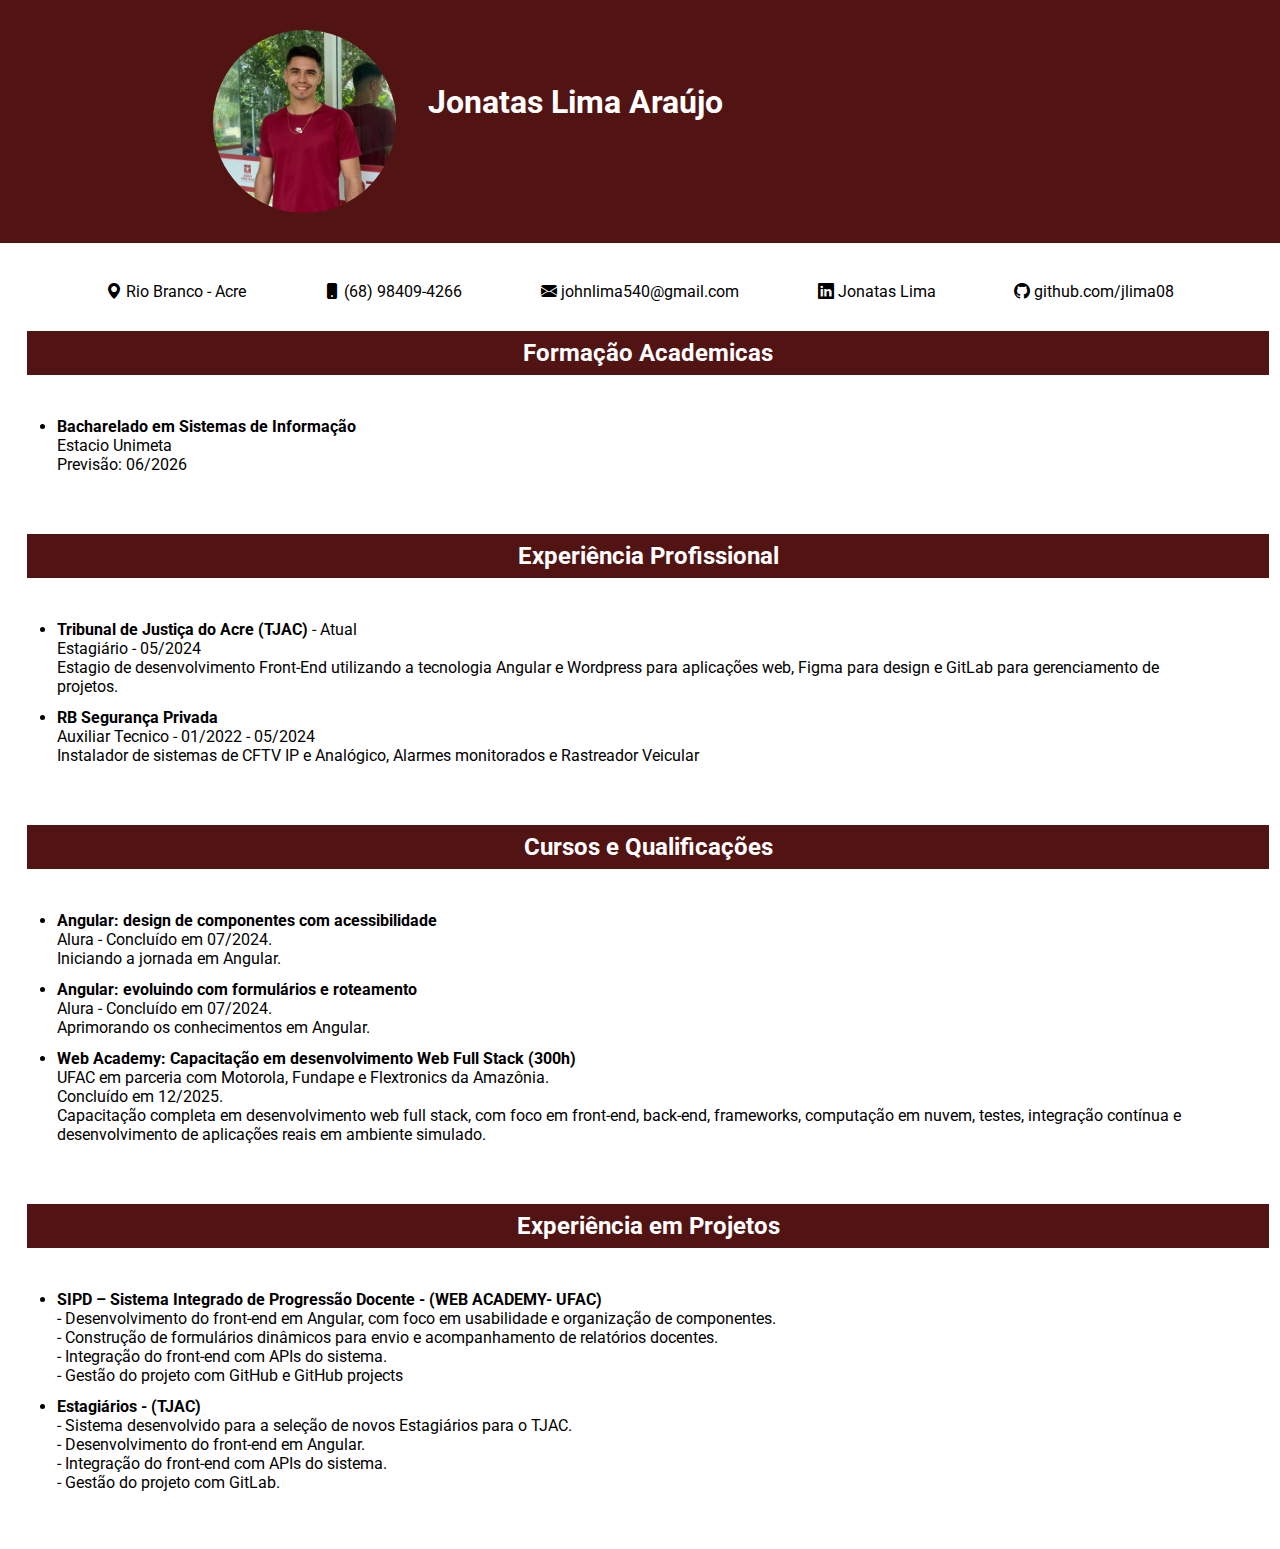
<file: curriculoHTML/index.html>
<!DOCTYPE html>
<html lang="">
<head>
    <meta charset="UTF-8">
    <meta name="viewport" content="width=device-width, initial-scale=1.0">
    <title>Curriculo Jonatas</title>
    <link rel="stylesheet" href="estilo.css">
    <link href="https://cdn.jsdelivr.net/npm/bootstrap-icons@1.11.3/font/bootstrap-icons.css" rel="stylesheet">

</head>
<body>
    <header>
        <figure>
            <img src="fotoperfil.jpeg" alt="erro na imagen" srcset="">
        </figure>
        <div class="nome"><h1>Jonatas Lima Araújo</h1>
            
            <div class="steps">
            <!-- <p> Desenvolvedor Full Stack</p> -->
        </div></div>

    </header>
    <main>
        
        <section class="dados-pessoais">
            <!-- <h2>Contatos</h2> -->
            <ul class="ctts">
            <li><b><i class="bi bi-geo-alt-fill"></i></b> Rio Branco - Acre</li>
                <li><b><i class="bi bi-phone-fill"></i> </b>(68) 98409-4266 </li>
                <li><b><i class="bi bi-envelope-fill"></i> </b>johnlima540@gmail.com </li>
                <li><b><i class="bi bi-linkedin"></i> </b>Jonatas Lima </li>
                <li><b><i class="bi bi-github"></i> </b>github.com/jlima08 </li>
            </ul>
        </section>

        <section class="formacao">
            <h2>Formação Academicas</h2>
            <ul>
                <li><b>Bacharelado em Sistemas de Informação</b>
                <p>Estacio Unimeta</p>
                <p>Previsão: 06/2026</p>
                </li>
                
            </ul>
        </section>

        <section class="exp">
            <h2>Experiência Profissional</h2>
            <ul>
                <li>
                <a href="http://www.tjac.jus.br" target="_blank"><b>Tribunal de Justiça do Acre (TJAC)</b></a> - Atual
                <p>Estagiário - 05/2024</p>
                <p>Estagio de desenvolvimento Front-End utilizando a tecnologia Angular e Wordpress para aplicações web, Figma para design e GitLab para gerenciamento de projetos.</p>
                </li>
                <li>
                <a href="https://www.instagram.com/rbseguranca_/" target="_blank"><b>RB Segurança Privada </b></a>
                <p>Auxiliar Tecnico - 01/2022 - 05/2024 </p>
                <p>Instalador de sistemas de CFTV IP e Analógico, Alarmes monitorados e Rastreador Veicular</p></li>

            </ul>
        </section>
        
        <section class="qual">
            <h2>Cursos e Qualificações</h2>
            <ul>
                <!-- <li><b><a target="_blank" href="https://cursos.alura.com.br/certificate/3c6909b2-f051-4d03-baf4-361538a46758?lang">HTML e CSS: ambientes de desenvolvimento </a></b>
                    <p>Alura - Concluído em 06/2024</p>
                    <p>Aprimorando Habilidades em HTML e CSS: ambientes de desenvolvimento, estrutura de arquivos e tags.</p>
                </li>

                <li><a target="_blank" target="_blank" href="https://cursos.alura.com.br/certificate/johnlima540/html-css-classes-posicionamento-flexbox"><b>HTML e CSS: Classes, posicionamento e Flexbox</b></a>
                    <p>Alura - Concluído em 06/2024</p>
                    <p>Aprimorando conhecimentos em Flexbox.</p>

                </li>

                <li>
                    <a target="_blank" href="https://cursos.alura.com.br/certificate/f6d5609a-827a-47df-a747-3d198de71107?lang"><b>JavaScript: manipulando elementos no DOM</b></a>
                    <p>Alura - Concluído em 06/2024</p>
                    <p>Aprimorando conhecimentos em Java Script.</p>
                </li> -->

                <li>
                    <a target="_blank" href="https://cursos.alura.com.br/certificate/870b965c-fabc-45bb-bba8-54b6fc43da63?lang"><b>Angular: design de componentes com acessibilidade</b></a>
                    <p>Alura - Concluído em 07/2024.</p>
                    <p>Iniciando a jornada em Angular.</p>
                </li>

                <li>
                    <a target="_blank" href="https://cursos.alura.com.br/certificate/39c28772-b148-49c2-8ce9-59dcd67f30be?lang"><b>Angular: evoluindo com formulários e roteamento</b></a>
                    <p>Alura - Concluído em 07/2024.</p>
                    <p>Aprimorando os conhecimentos em Angular.</p>
                </li>
                <li>
                    <a target="_blank" href="https://webacademy.ufac.br/"><b>Web Academy: Capacitação em desenvolvimento Web Full Stack (300h)</b></a>
                    <p>UFAC em parceria com Motorola, Fundape e Flextronics da Amazônia.</p>
                     <p>Concluído em 12/2025.</p>
                    <p>Capacitação completa em desenvolvimento web full stack, com foco em front-end, back-end, frameworks, computação em nuvem, testes, integração contínua e desenvolvimento de aplicações reais em ambiente simulado.</p>
                </li>
            </ul>
        </section>
        <section class="exp">
            <h2>Experiência em Projetos</h2>
            <ul>
                <li>
                    <p style="font-weight: bold;">SIPD – Sistema Integrado de Progressão Docente - (WEB ACADEMY- UFAC)</p>
                    <p>- Desenvolvimento do front-end em Angular, com foco em usabilidade e organização de componentes.</p>
                    <p>- Construção de formulários dinâmicos para envio e acompanhamento de relatórios docentes.</p>
                    <p>- Integração do front-end com APIs do sistema.</p>
                    <!-- <p>- Aplicação de boas práticas de componentização, responsividade e experiência do usuário.</p> -->
                    <!-- <p>- Projeto desenvolvido em contexto acadêmico com simulação de ambiente real.</p> -->
                    <p>- Gestão do projeto com GitHub e GitHub projects</p>
                </li>
                <li>
                    <p style="font-weight: bold;">Estagiários - (TJAC)</p>
                    <p>- Sistema desenvolvido para a seleção de novos Estagiários para o TJAC.</p>
                    <p>- Desenvolvimento do front-end em Angular.</p>
                    <p>- Integração do front-end com APIs do sistema.</p>
                    <p>- Gestão do projeto com GitLab.</p>
                    <!-- <p>- Aplicação de boas práticas de componentização, responsividade e experiência do usuário.</p> -->
                    
                </li>
            </ul>
        </section>

        <!-- <section class="contatos">
             <table >
            <tr>
                <th class="sem-borda" colspan="2"><h2>Contatos</h2></th>
                
            </tr>
            <tr>
                <th>Celular</th>
                <td>(68) 98409-4266</td>
            </tr>
            <tr>
                <th>Email</th>
                <td>johnlima540@gmail.com</td>
            </tr>
            <tr>
                <th>Linkedin</th>
                <td><a class="link-branco" href="www.linkedin.com/in/jonatas-lima-7bb323240">Jonatas Lima </a></td>
            </tr>
            <tr>
                <th>GitHub</th>
                <td><a class="git" href="https://github.com/jlima08">jlima08</a></td>
            </tr>
        </table>

        </section> -->

    </main>
    <!-- <footer>
        <p>Atividade para desenvolver uma página HTML exibindo o Currículo </p>
        <p>&copy; WebAcademy - UFAC </p>
        
       
    </footer> -->

    
</body>
</html>
</file>
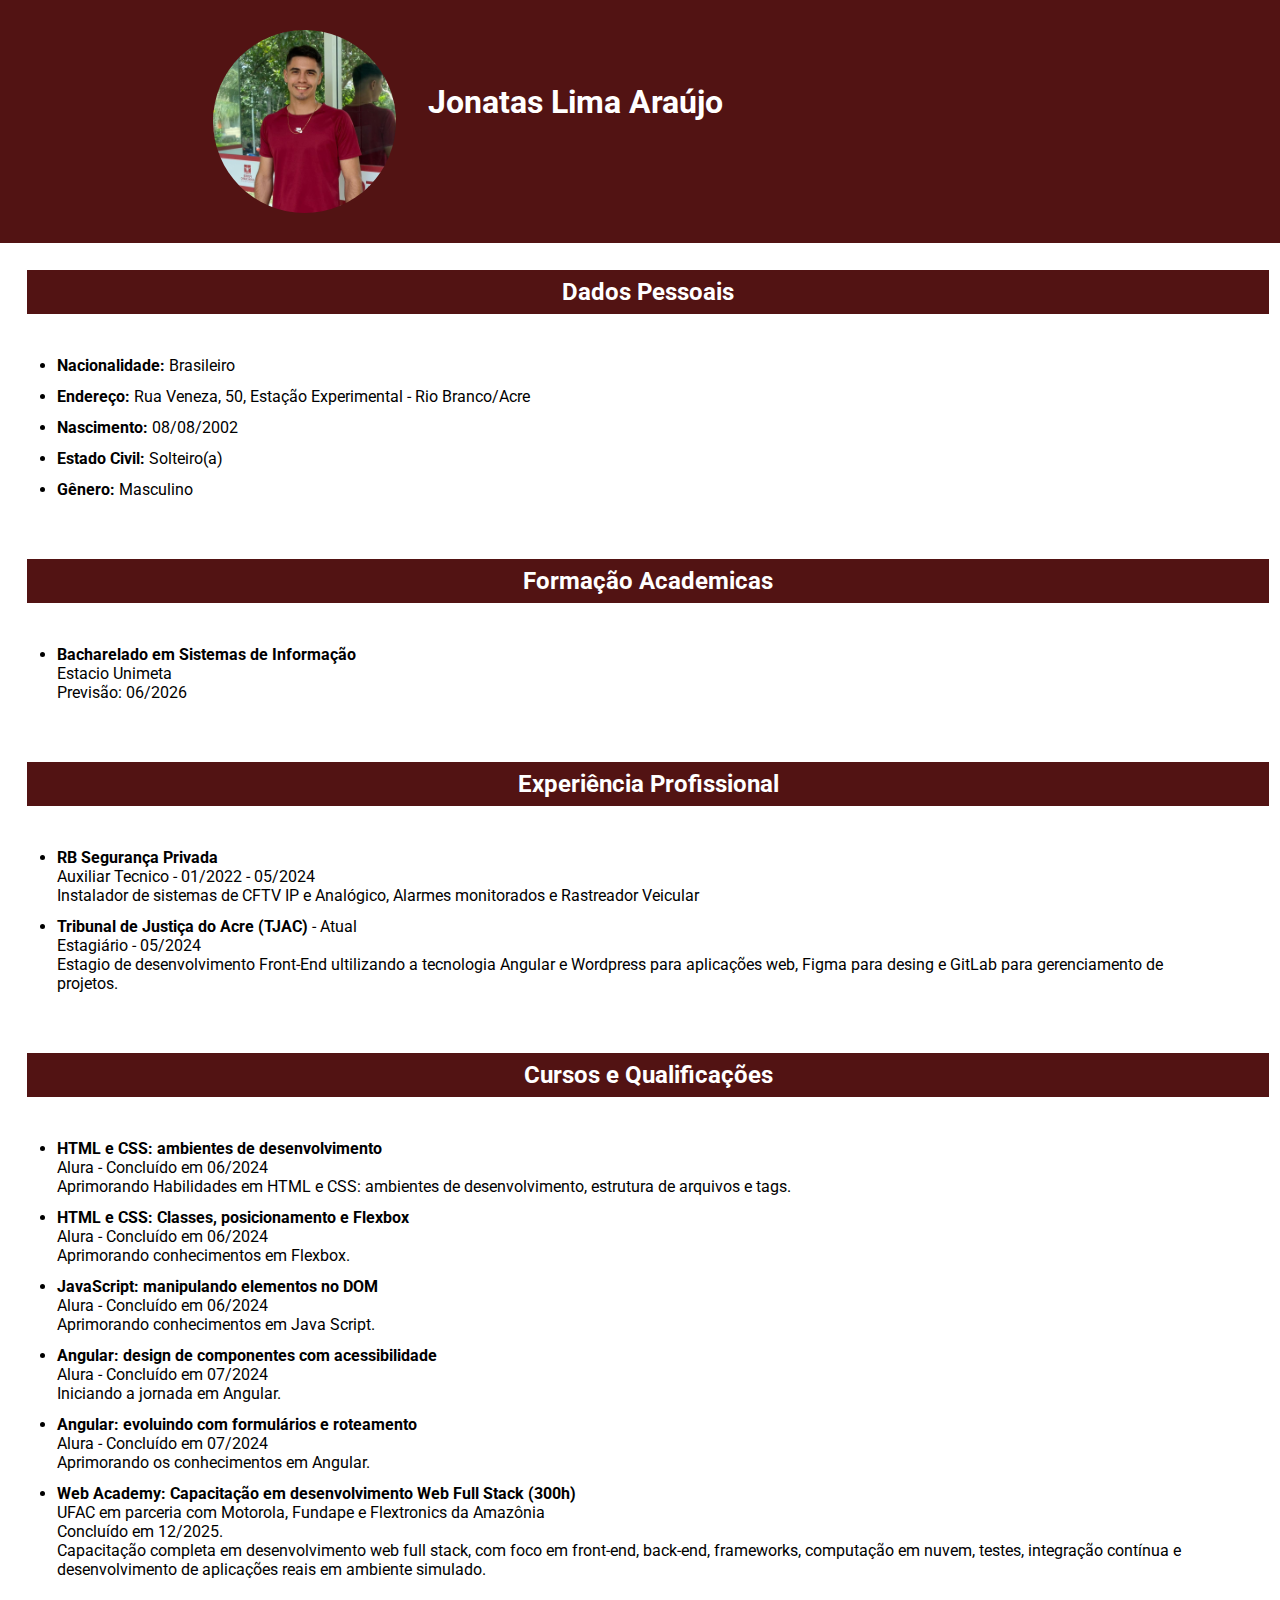
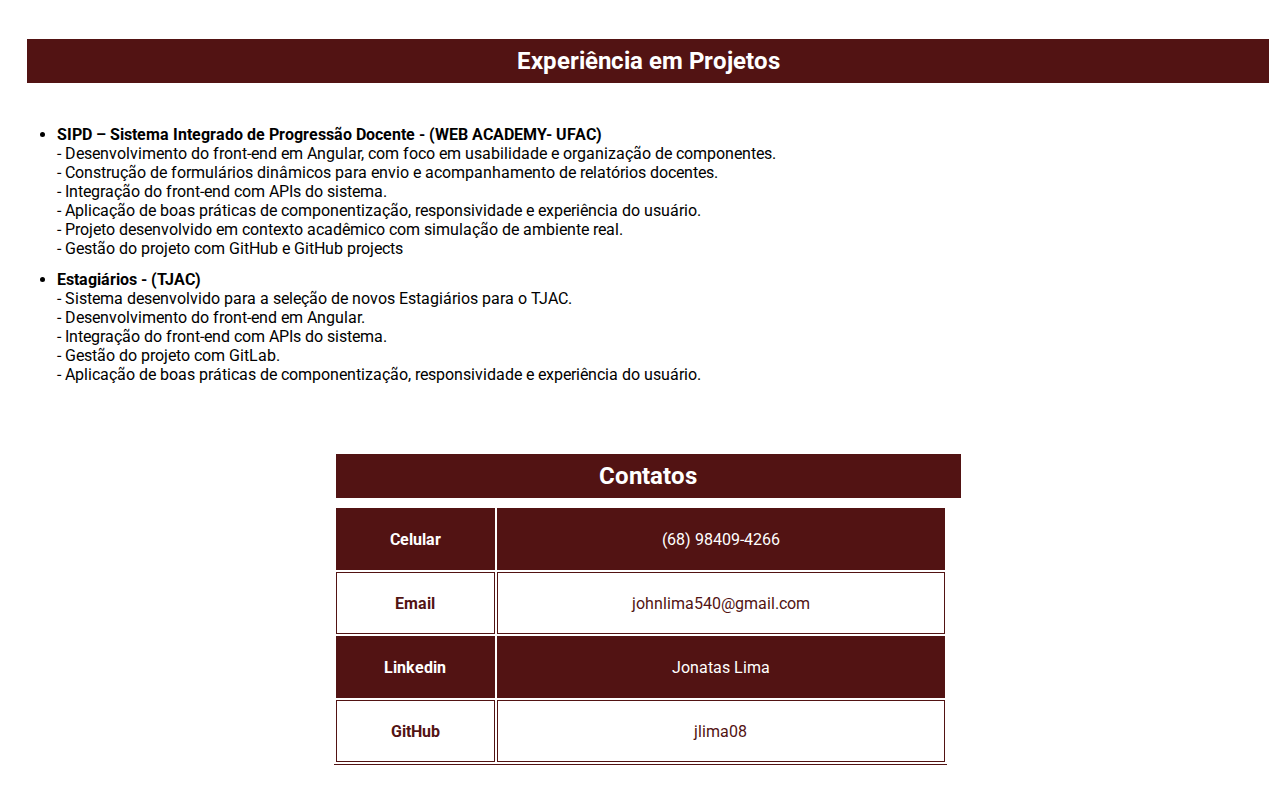
<file: curriculoHTML/index - Copia.html>
<!DOCTYPE html>
<html lang="">
<head>
    <meta charset="UTF-8">
    <meta name="viewport" content="width=device-width, initial-scale=1.0">
    <title>Curriculo</title>
    <link rel="stylesheet" href="estilo.css">
</head>
<body>
    <header>
        <figure>
            <img src="fotoperfil.jpeg" alt="erro na imagen" srcset="">
        </figure>
        <div class="nome"><h1>Jonatas Lima Araújo</h1>
        <div class="steps">
            <!-- <p> Desenvolvedor Full Stack</p> -->
        </div></div>

    </header>
    <main>
        <section class="dados-pessoais">
            <h2>Dados Pessoais</h2>
            <ul>
                <li><b>Nacionalidade:</b> Brasileiro</li>
                <li><b>Endereço:</b> Rua Veneza, 50, Estação Experimental - Rio Branco/Acre</li>
                <li><b>Nascimento:</b> 08/08/2002</li>
                <li><b>Estado Civil:</b> Solteiro(a)</li>
                <li><b>Gênero:</b> Masculino</li>
            </ul>
        </section>

        <section class="formacao">
            <h2>Formação Academicas</h2>
            <ul>
                <li><b>Bacharelado em Sistemas de Informação</b>
                <p>Estacio Unimeta</p>
                <p>Previsão: 06/2026</p>
                </li>
                
            </ul>
        </section>

        <section class="exp">
            <h2>Experiência Profissional</h2>
            <ul>
                <li>
                <a href="https://www.instagram.com/rbseguranca_/" target="_blank"><b>RB Segurança Privada </b></a>
                <p>Auxiliar Tecnico - 01/2022 - 05/2024 </p>
                <p>Instalador de sistemas de CFTV IP e Analógico, Alarmes monitorados e Rastreador Veicular</p></li>

                <li>
                <a href="http://www.tjac.jus.br" target="_blank"><b>Tribunal de Justiça do Acre (TJAC)</b></a> - Atual
                <p>Estagiário - 05/2024</p>
                <p>Estagio de desenvolvimento Front-End ultilizando a tecnologia Angular e Wordpress para aplicações web, Figma para desing e GitLab para gerenciamento de projetos.</p></li>
            </ul>
        </section>
        
        <section class="qual">
            <h2>Cursos e Qualificações</h2>
            <ul>
                <li><b><a target="_blank" href="https://cursos.alura.com.br/certificate/3c6909b2-f051-4d03-baf4-361538a46758?lang">HTML e CSS: ambientes de desenvolvimento </a></b>
                    <p>Alura - Concluído em 06/2024</p>
                    <p>Aprimorando Habilidades em HTML e CSS: ambientes de desenvolvimento, estrutura de arquivos e tags.</p>
                </li>

                <li><a target="_blank" target="_blank" href="https://cursos.alura.com.br/certificate/johnlima540/html-css-classes-posicionamento-flexbox"><b>HTML e CSS: Classes, posicionamento e Flexbox</b></a>
                    <p>Alura - Concluído em 06/2024</p>
                    <p>Aprimorando conhecimentos em Flexbox.</p>

                </li>

                <li>
                    <a target="_blank" href="https://cursos.alura.com.br/certificate/f6d5609a-827a-47df-a747-3d198de71107?lang"><b>JavaScript: manipulando elementos no DOM</b></a>
                    <p>Alura - Concluído em 06/2024</p>
                    <p>Aprimorando conhecimentos em Java Script.</p>
                </li>

                <li>
                    <a target="_blank" href="https://cursos.alura.com.br/certificate/870b965c-fabc-45bb-bba8-54b6fc43da63?lang"><b>Angular: design de componentes com acessibilidade</b></a>
                    <p>Alura - Concluído em 07/2024</p>
                    <p>Iniciando a jornada em Angular.</p>
                </li>

                <li>
                    <a target="_blank" href="https://cursos.alura.com.br/certificate/39c28772-b148-49c2-8ce9-59dcd67f30be?lang"><b>Angular: evoluindo com formulários e roteamento</b></a>
                    <p>Alura - Concluído em 07/2024</p>
                    <p>Aprimorando os conhecimentos em Angular.</p>
                </li>
                <li>
                    <a target="_blank" href="https://webacademy.ufac.br/"><b>Web Academy: Capacitação em desenvolvimento Web Full Stack (300h)</b></a>
                    <p>UFAC em parceria com Motorola, Fundape e Flextronics da Amazônia</p>
                     <p>Concluído em 12/2025.</p>
                    <p>Capacitação completa em desenvolvimento web full stack, com foco em front-end, back-end, frameworks, computação em nuvem, testes, integração contínua e desenvolvimento de aplicações reais em ambiente simulado.</p>
                </li>
            </ul>
        </section>
        <section class="exp">
            <h2>Experiência em Projetos</h2>
            <ul>
                <li>
                    <p style="font-weight: bold;">SIPD – Sistema Integrado de Progressão Docente - (WEB ACADEMY- UFAC)</p>
                    <p>- Desenvolvimento do front-end em Angular, com foco em usabilidade e organização de componentes.</p>
                    <p>- Construção de formulários dinâmicos para envio e acompanhamento de relatórios docentes.</p>
                    <p>- Integração do front-end com APIs do sistema.</p>
                    <p>- Aplicação de boas práticas de componentização, responsividade e experiência do usuário.</p>
                    <p>- Projeto desenvolvido em contexto acadêmico com simulação de ambiente real.</p>
                    <p>- Gestão do projeto com GitHub e GitHub projects</p>
                </li>
                <li>
                    <p style="font-weight: bold;">Estagiários - (TJAC)</p>
                    <p>- Sistema desenvolvido para a seleção de novos Estagiários para o TJAC.</p>
                    <p>- Desenvolvimento do front-end em Angular.</p>
                    <p>- Integração do front-end com APIs do sistema.</p>
                    <p>- Gestão do projeto com GitLab.</p>
                    <p>- Aplicação de boas práticas de componentização, responsividade e experiência do usuário.</p>
                    
                </li>
            </ul>
        </section>

        <section class="contatos">
             <table >
            <tr>
                <th class="sem-borda" colspan="2"><h2>Contatos</h2></th>
                
            </tr>
            <tr>
                <th>Celular</th>
                <td>(68) 98409-4266</td>
            </tr>
            <tr>
                <th>Email</th>
                <td>johnlima540@gmail.com</td>
            </tr>
            <tr>
                <th>Linkedin</th>
                <td><a class="link-branco" href="www.linkedin.com/in/jonatas-lima-7bb323240">Jonatas Lima </a></td>
            </tr>
            <tr>
                <th>GitHub</th>
                <td><a class="git" href="https://github.com/jlima08">jlima08</a></td>
            </tr>
        </table>

        </section>

    </main>
    <!-- <footer>
        <p>Atividade para desenvolver uma página HTML exibindo o Currículo </p>
        <p>&copy; WebAcademy - UFAC </p>
        
       
    </footer> -->

    
</body>
</html>
</file>
<file: curriculoHTML/estilo.css>
@import url('https://fonts.googleapis.com/css2?family=Roboto:ital,wght@0,100..900;1,100..900&display=swap');
*{
    padding: 0;
    margin: 0;
    font-family: "Roboto", sans-serif;
}

header{
    display: flex;
    gap: 32px;
    padding: 30px;
    background-color: #521313;
    color: #fff;
    
}
a{
    text-decoration: none;
}

header .nome{
    display: flex;
    flex-direction: column;
    justify-content: center;
    gap: 20px;
    
}

header figure{
    width: 30%;
    display: flex;
    justify-content: right;
    align-items: center;
    
}

header figure img{
    width: 50%;
    border-radius: 50%;
    
}

main{
    padding: 12px;
}

main h2{
    color: #521313;
    text-align: center;
    width: 100%;
    background-color: #521313;
    color: #fff;
    padding: 8px;
}

main ul{
    padding: 30px;
}

main section{
    padding: 15px;
    /* border-bottom: 1px solid #521313; */
}

.ctts{
    display: flex;
    justify-content: space-evenly;
    list-style-type: none;
    padding: 0px !important;
   
}

main .contatos{
    display: flex;
    justify-content: center;
}

main a{
    color: #000;
    
}
main a:hover{
    color: #c43030;
    font-size: 16.4px;
}

main .link-branco{
    color: #fff;
}

main .link-branco:hover{
    font-weight: 600;
    color: #fff !important;
}

.git{
    color: #521313;
}

.git:hover{
     font-weight: 600;
}

main li{
    margin-top: 12px;
}

main table{
    width: 50%;
    color: #521313;
    /* border-collapse: collapse; */
    border-bottom: 1px solid #521313;
}

main table .sem-borda{
    border: none;
}

main table td, th{
    border: 1px solid #521313;

}

main table td, th{
    height: 60px;
}

main table td{
    text-align: center;
}

main tr:nth-child(even) {
  background-color: #521313;
  color: #fff;
}

footer{
    background-color: #521313;
    color: #fff;
    height: 70px;
    width: 100%;
    display: flex;
    justify-content: center;
    align-items: center;
    flex-direction: column;
}

.steps{
    /* border-right: 1px solid #fff; */
    overflow: hidden;
    width: 100%;
    height: 19px;
    /* animation: steps 5s steps(30) infinite; */
}

@keyframes steps{
    0%, 10%{
        width: 0%;
    }
    55%, 60%{
        width: 57%;
    }
    80%, 100%{
        width: 0%;
    }

}
@media screen and (max-width: 800px){
    .ctts{
        font-size: 13px;
    }
}
@media screen and (max-width: 500px){

    header{
        padding: 10px;
    }

    header figure{
        width: 100%;
    }
    header figure img{
        width: 100%;
    }

    header .nome{
        width: 100%;
    }
    main section{
    padding: 12px;
    }

    main table{
    width: 100%;
    }

    .steps{
    width: 100%;
    font-size: 13px;
    }

    .ctts{
        flex-direction: column;
        justify-content: center;
    }

    @keyframes steps{
    0%, 10%{
        width: 0%;
    }
    55%, 60%{
        width: 100%;
    }
    80%, 100%{
        width: 0%;
    }

}

}
</file>
